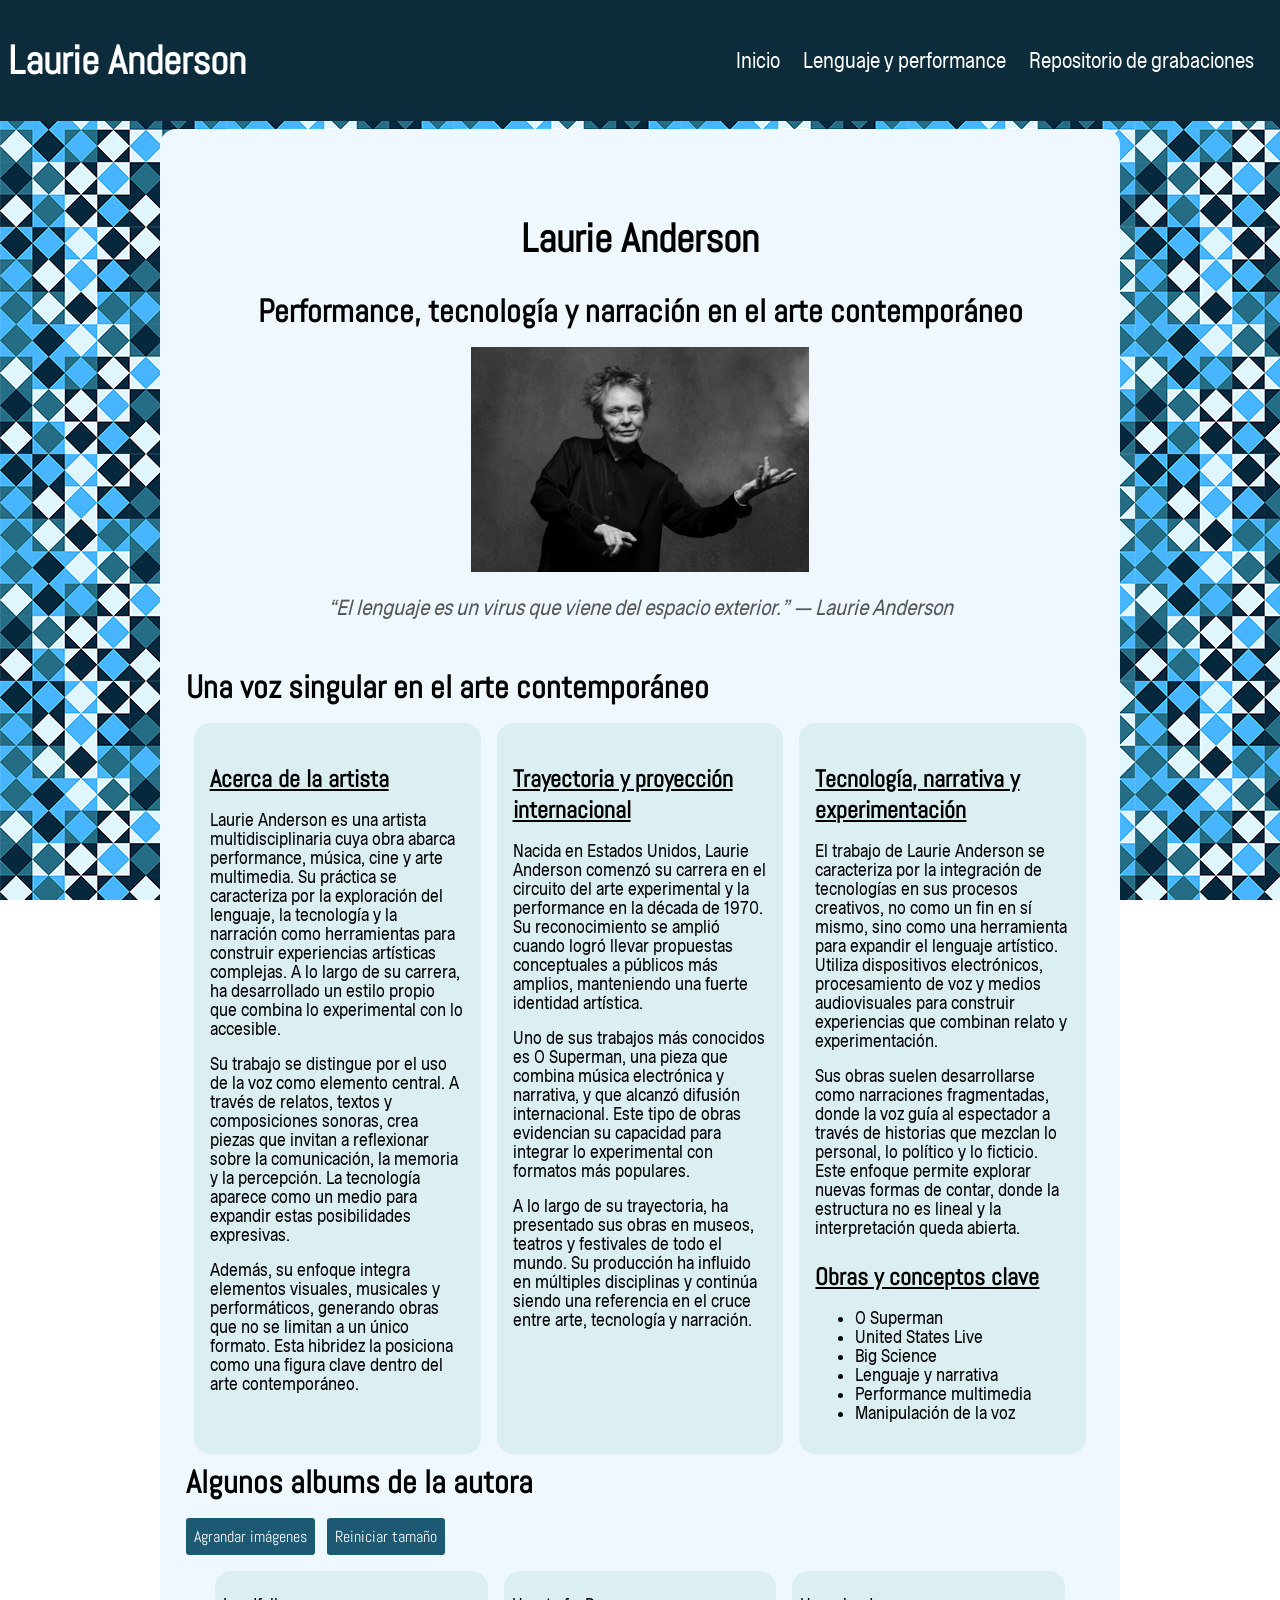
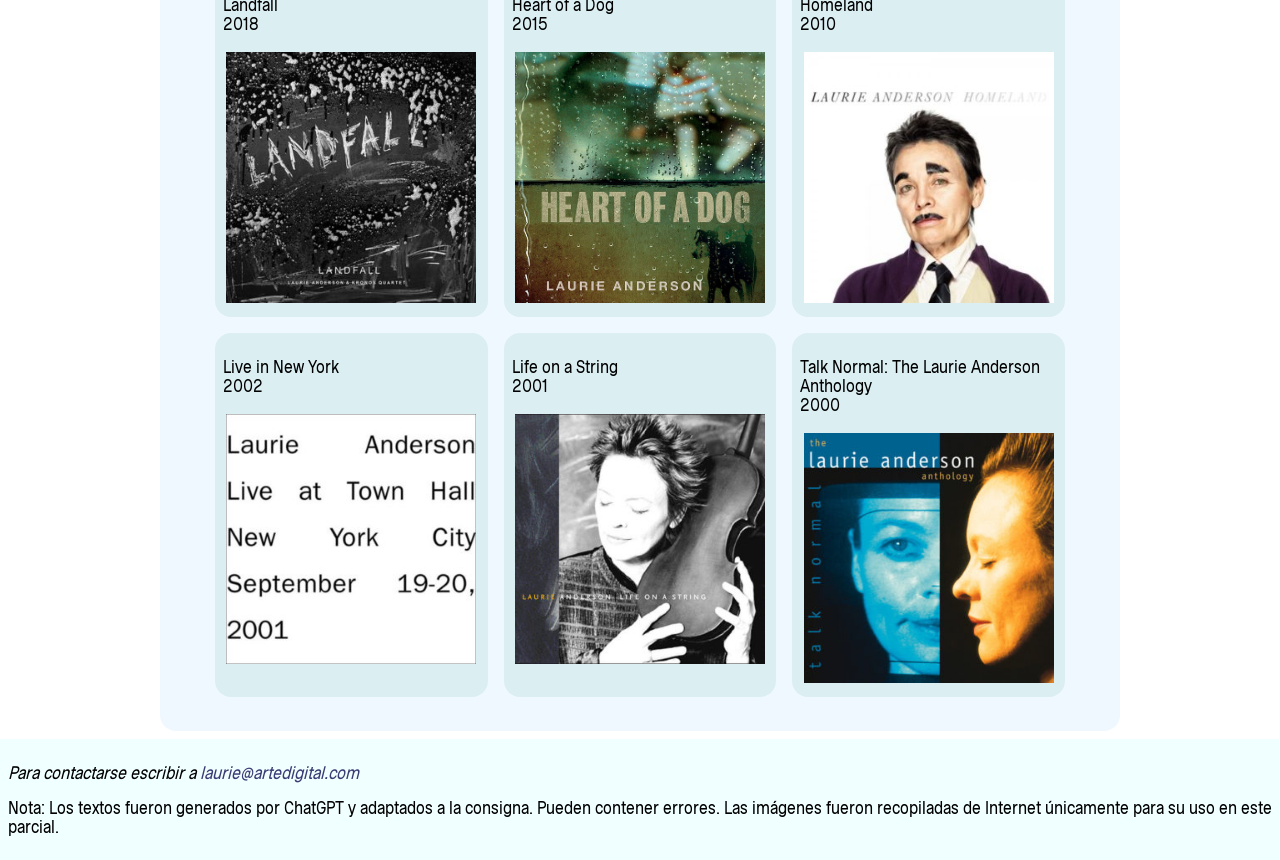
<file: index.html>
<!DOCTYPE html>
<html lang="es">
    <head>
        <meta charset="utf-8">
        <title>Laurie Anderson</title>
        <link href="css/estilos.css" rel="stylesheet">
        <link href="https://fonts.googleapis.com/css2?family=Abel&display=swap" rel="stylesheet">
        <link href="https://fonts.googleapis.com/css2?family=Cossette+Texte:wght@400;700&display=swap" rel="stylesheet">
    </head>
    <body>
        <div class="contenedor">
            <header>
                <h1>Laurie Anderson</h1>
                <nav>
                    <ul>
                        <li><a href="index.html">Inicio</a></li>
                        <li><a href="lenguaje.html">Lenguaje y performance</a></li>
                        <li><a href="repositorio.html">Repositorio de grabaciones</a></li>
                    </ul>
                </nav>
            </header>
            <main>
                <div id="encabezado">
                <h1>Laurie Anderson</h1>
                <h2>Performance, tecnología y narración en el arte contemporáneo</h2>
                <img src="img/anderson.jpg" alt="Laurie Anderson" width="40%">
                <blockquote>“El lenguaje es un virus que viene del espacio exterior.” — Laurie Anderson</blockquote>
                </div>
                <h2>Una voz singular en el arte contemporáneo</h2>
                <div class="columnasIguales">
                    <article class="columna">
                        <h3>Acerca de la artista</h3>
                        <p>Laurie Anderson es una artista multidisciplinaria cuya obra abarca performance, música, cine y arte multimedia. Su práctica se caracteriza por la exploración del lenguaje, la tecnología y la narración como herramientas para construir experiencias artísticas complejas. A lo largo de su carrera, ha desarrollado un estilo propio que combina lo experimental con lo accesible.</p>
                        <p>Su trabajo se distingue por el uso de la voz como elemento central. A través de relatos, textos y composiciones sonoras, crea piezas que invitan a reflexionar sobre la comunicación, la memoria y la percepción. La tecnología aparece como un medio para expandir estas posibilidades expresivas.</p>
                        <p>Además, su enfoque integra elementos visuales, musicales y performáticos, generando obras que no se limitan a un único formato. Esta hibridez la posiciona como una figura clave dentro del arte contemporáneo.</p>
                    </article>
                    <article class="columna">
                        <h3>Trayectoria y proyección internacional</h3>
                        <p>Nacida en Estados Unidos, Laurie Anderson comenzó su carrera en el circuito del arte experimental y la performance en la década de 1970. Su reconocimiento se amplió cuando logró llevar propuestas conceptuales a públicos más amplios, manteniendo una fuerte identidad artística.</p>
                        <p>Uno de sus trabajos más conocidos es O Superman, una pieza que combina música electrónica y narrativa, y que alcanzó difusión internacional. Este tipo de obras evidencian su capacidad para integrar lo experimental con formatos más populares.</p>
                        <p>A lo largo de su trayectoria, ha presentado sus obras en museos, teatros y festivales de todo el mundo. Su producción ha influido en múltiples disciplinas y continúa siendo una referencia en el cruce entre arte, tecnología y narración.</p>
                    </article>
                    <section class="columna">
                        <h3>Tecnología, narrativa y experimentación</h3>
                        <p>El trabajo de Laurie Anderson se caracteriza por la integración de tecnologías en sus procesos creativos, no como un fin en sí mismo, sino como una herramienta para expandir el lenguaje artístico. Utiliza dispositivos electrónicos, procesamiento de voz y medios audiovisuales para construir experiencias que combinan relato y experimentación.</p>
                        <p>Sus obras suelen desarrollarse como narraciones fragmentadas, donde la voz guía al espectador a través de historias que mezclan lo personal, lo político y lo ficticio. Este enfoque permite explorar nuevas formas de contar, donde la estructura no es lineal y la interpretación queda abierta.</p>
                    <aside>
                        <h3>Obras y conceptos clave</h3>
                            <ul>
                                <li>O Superman</li>
                                <li>United States Live</li>
                                <li>Big Science</li>
                                <li>Lenguaje y narrativa</li>
                                <li>Performance multimedia</li>
                                <li>Manipulación de la voz</li>
                            </ul>
                    </aside>
                    </section>
                </div>
                <section>
                    <h2>Algunos albums de la autora</h2>
                    <form action="" method="post">
                    <button type="button" id="agrandar">Agrandar imágenes</button>
                    <button type="button" id="achicar">Reiniciar tamaño</button>
                </form>            
                    <div id="galeria">
                        <!-- el contenido de este div se genera en javascript-->
                    </div>
                </section>
            </main>
            <footer>
                <address>
                    <p>Para contactarse escribir a <a href="mailto:laurie@artedigital.com">laurie@artedigital.com</a></p>
                </address>
                <p>Nota: Los textos fueron generados por ChatGPT y adaptados a la consigna. Pueden contener errores. Las imágenes fueron recopiladas de Internet únicamente para su uso en este parcial.</p>
            </footer>
        </div>
        <script src="js/galeria.js"></script>
    </body>
</html>
</file>
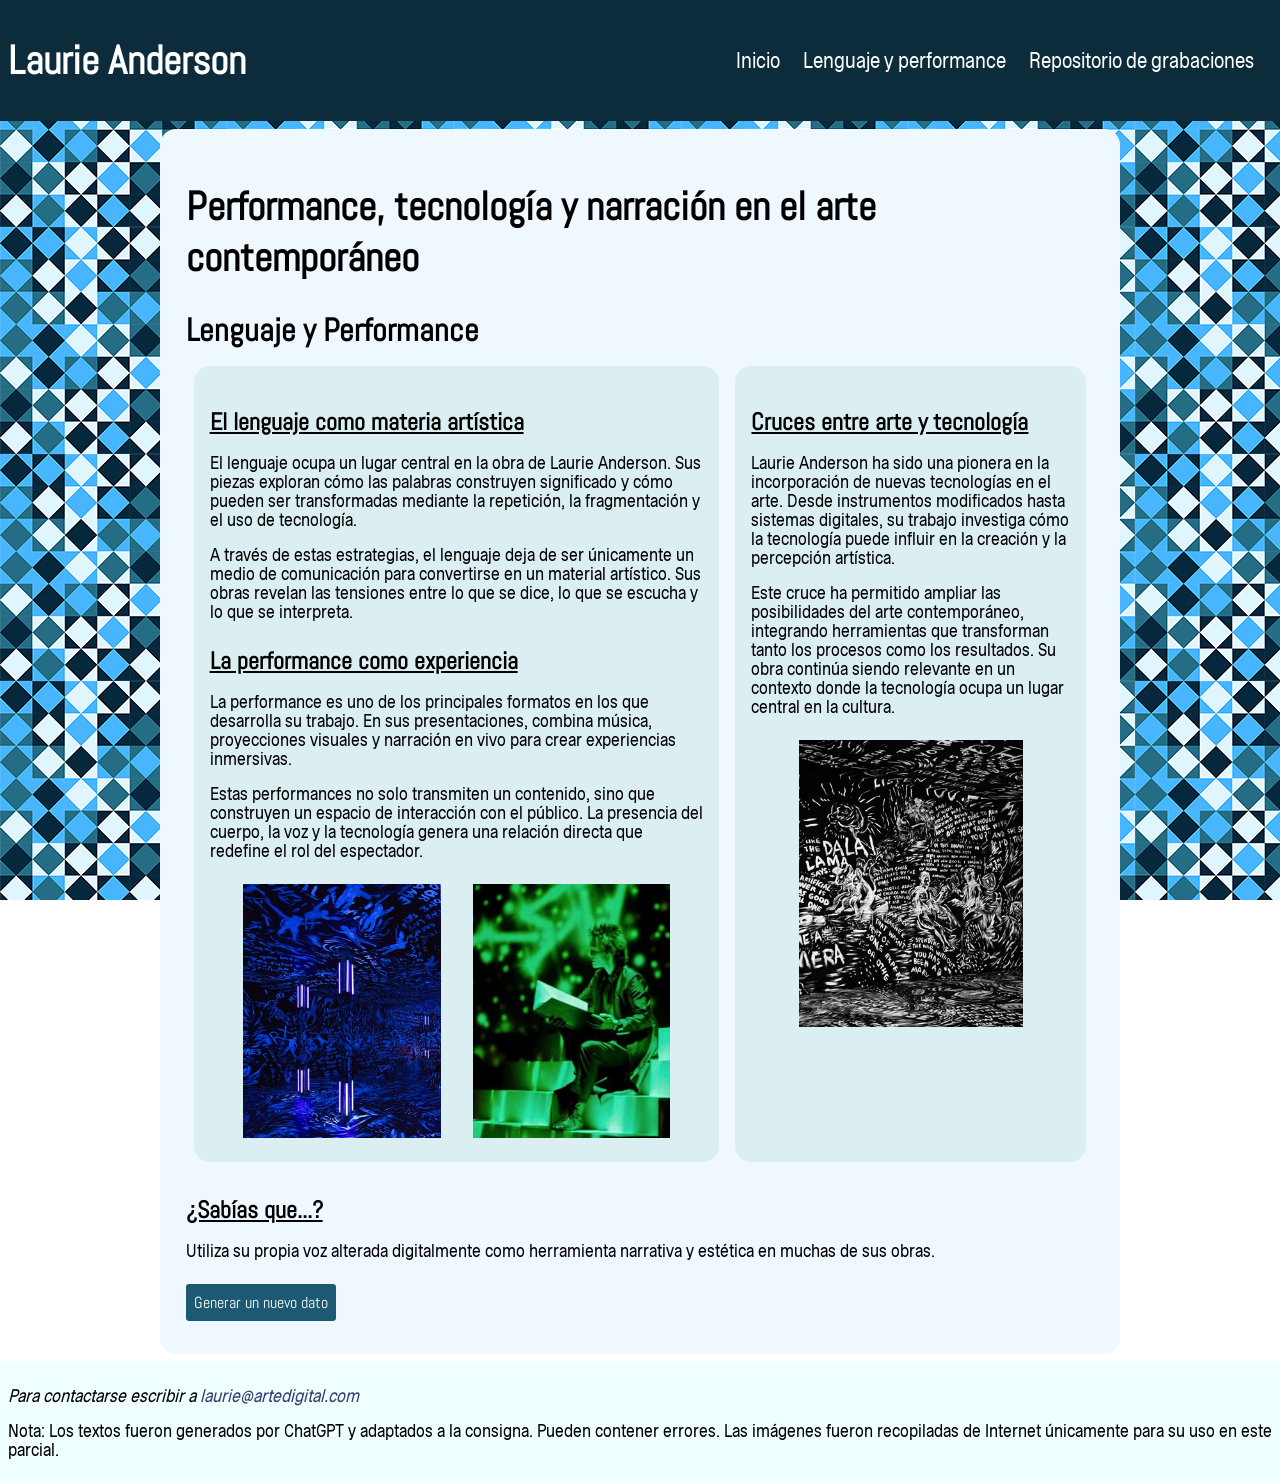
<file: lenguaje.html>
<!DOCTYPE html>
<html lang="es">
    <head>
        <meta charset="utf-8">
        <title>Anderson:Lenguaje y Performance</title>
        <link href="css/estilos.css" rel="stylesheet">
        <link href="https://fonts.googleapis.com/css2?family=Abel&display=swap" rel="stylesheet">
        <link href="https://fonts.googleapis.com/css2?family=Cossette+Texte:wght@400;700&display=swap" rel="stylesheet">
    </head>
    <body>
        <div class="contenedor">
            <header>
                <h1>Laurie Anderson</h1>
                <nav>
                    <ul>
                        <li><a href="index.html">Inicio</a></li>
                        <li><a href="lenguaje.html">Lenguaje y performance</a></li>
                        <li><a href="repositorio.html">Repositorio de grabaciones</a></li>
                    </ul>
                </nav>
            </header>
            <main>
                <h1>Performance, tecnología y narración en el arte contemporáneo</h1>
                <h2>Lenguaje y Performance</h2>
                <div class="columnasDistintas">
                    <div id="columnaUno">
                        <section>
                            <h3>El lenguaje como materia artística</h3>
                            <p>El lenguaje ocupa un lugar central en la obra de Laurie Anderson. Sus piezas exploran cómo las palabras construyen significado y cómo pueden ser transformadas mediante la repetición, la fragmentación y el uso de tecnología.</p>
                            <p>A través de estas estrategias, el lenguaje deja de ser únicamente un medio de comunicación para convertirse en un material artístico. Sus obras revelan las tensiones entre lo que se dice, lo que se escucha y lo que se interpreta.</p>
                        </section>
                        <section>
                            <h3>La performance como experiencia</h3>
                            <p>La performance es uno de los principales formatos en los que desarrolla su trabajo. En sus presentaciones, combina música, proyecciones visuales y narración en vivo para crear experiencias inmersivas.</p>
                            <p>Estas performances no solo transmiten un contenido, sino que construyen un espacio de interacción con el público. La presencia del cuerpo, la voz y la tecnología genera una relación directa que redefine el rol del espectador.</p>
                        </section>
                        <div id="centrar">
                        <img src="img/anderson-2.jpg" alt="instalación inmersiva de la autora" width="40%">
                        <img src="img/anderson-3.jpg" alt="Laurie Anderson en una performance" width="40%" >
                        </div>
                    </div>
                    <div id="columnaDos">
                        <article>
                            <h3>Cruces entre arte y tecnología</h3>
                            <p>Laurie Anderson ha sido una pionera en la incorporación de nuevas tecnologías en el arte. Desde instrumentos modificados hasta sistemas digitales, su trabajo investiga cómo la tecnología puede influir en la creación y la percepción artística.</p>
                            <p>Este cruce ha permitido ampliar las posibilidades del arte contemporáneo, integrando herramientas que transforman tanto los procesos como los resultados. Su obra continúa siendo relevante en un contexto donde la tecnología ocupa un lugar central en la cultura.</p>            
                        </article>
                        <img src="img/anderson-1.jpg" alt="instalación inmersiva de la autora" width="70%">
                    </div>
                </div>
                    <aside id="datosCuriosos">
                        <h3>¿Sabías que...?</h3>
                        <p id="dato">
                        <!--El contenido de este párrafo se completara en el js-->
                        </p>
                        <form>
                            <button type="button" id="nuevo">Generar un nuevo dato</button>
                        </form>
                    </aside>
            </main>
            <footer>
                <address>
                    <p>Para contactarse escribir a <a href="mailto:laurie@artedigital.com">laurie@artedigital.com</a></p>
                </address>
                <p>Nota: Los textos fueron generados por ChatGPT y adaptados a la consigna. Pueden contener errores. Las imágenes fueron recopiladas de Internet únicamente para su uso en este parcial.</p>
            </footer>
        </div>
        <script src="js/curiosidades.js"></script>
    </body>
</html>
</file>
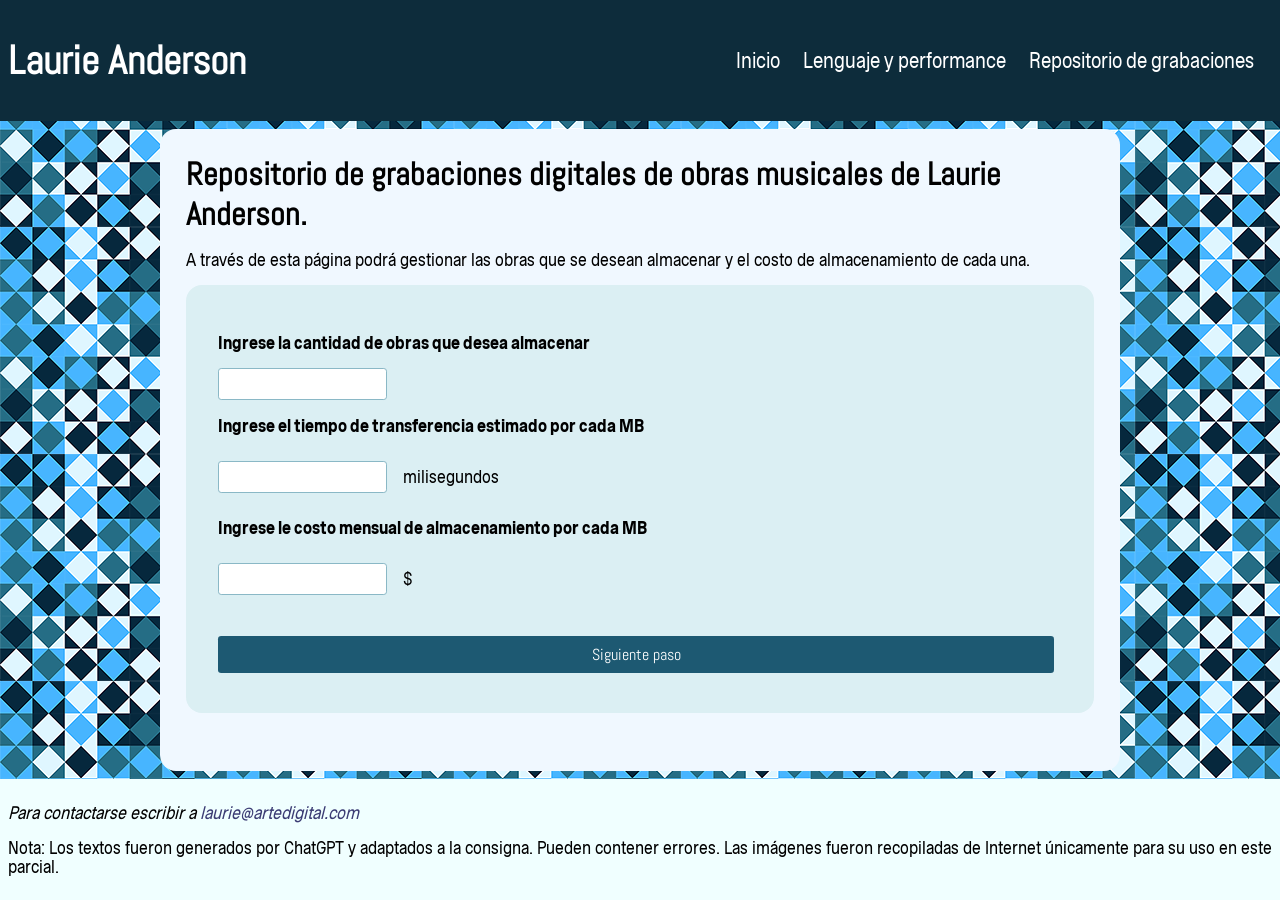
<file: repositorio.html>
<!DOCTYPE html>
<html lang="es">
    <head>
        <meta charset="utf-8">
        <title>Anderson: repositorio de grabaciones</title>
        <link href="css/estilos.css" rel="stylesheet">
        <link href="https://fonts.googleapis.com/css2?family=Abel&display=swap" rel="stylesheet">
        <link href="https://fonts.googleapis.com/css2?family=Cossette+Texte:wght@400;700&display=swap" rel="stylesheet">
    </head>
    <body>
        <div class="contenedor">
        <header>
            <h1>Laurie Anderson</h1>
            <nav>
                <ul>
                    <li><a href="index.html">Inicio</a></li>
                    <li><a href="lenguaje.html">Lenguaje y performance</a></li>
                    <li><a href="repositorio.html">Repositorio de grabaciones</a></li>
                </ul>
            </nav>
        </header>
        <main>
            <h2>Repositorio de grabaciones digitales de obras musicales de Laurie Anderson.</h2>
            <p> A través de esta página podrá gestionar las obras que se desean almacenar y el costo de almacenamiento de cada una.</p>
            <form action="" method="post" id="formUno">
                <label for="cantidadObras">Ingrese la cantidad de obras que desea almacenar</label>
                <input type="number" name="cantidadObras" id="cantidadObras">
                <label for="transferencia">Ingrese el tiempo de transferencia estimado por cada MB</label>
                <input type="number" name="transferencia" id="transferencia">
                <p>milisegundos</p>
                <label for="costoMensual">Ingrese le costo mensual de almacenamiento por cada MB</label>
                <input type="number" name="costoMensual" id="costoMensual">
                <p>$</p>
                <button type="submit" name="siguiente" id="siguiente">Siguiente paso</button>
            </form>
            <p id="pasoDos">
                <!--el contenido de este parrafo se agrega en javascript-->
            </p>
            <form action="" method="post" id="formDos">
                <!--el contenido de este form se agrega en javascript-->
            </form>
            <div id="resultados">
                <!--el contenido de este div se agrega en javascript-->
            </div>
            <form action="" method="post" id="reiniciar">
                <!--el contenido de este form se agrega en javascript,
                no se crea el boton de reiniciar desde un principio para que este no aparezca hasta el momento adecuado-->
            </form>
        </main>
        <footer>
            <address>
                <p>Para contactarse escribir a <a href="mailto:laurie@artedigital.com">laurie@artedigital.com</a></p>
            </address>
            <p>Nota: Los textos fueron generados por ChatGPT y adaptados a la consigna. Pueden contener errores. Las imágenes fueron recopiladas de Internet únicamente para su uso en este parcial.</p>
        </footer>
        </div>
        <script src="js/repositorio.js"></script>
    </body>
</html>
</file>
<file: css/estilos.css>
/*------------------
Aspectos generales
-------------------*/

* {
    box-sizing: border-box;
}
body {
    margin: 0;
    padding: 0;

    background-image: url("../img/fondo.png");
    background-repeat: repeat;
    background-attachment: fixed;

    font-family: "Cossette Texte", sans-serif;
    font-size: 1rem;

}
.contenedor {
    width: 100%;
    max-width: 1920px;
}


h1, h2, h3 {
    font-family: "Abel", sans-serif;
}

h1 {
    font-size: 2.5rem;
}

h2 {
    font-size: 2rem;
    margin-bottom: 0.5rem;
    margin-top: 0;
}

h3 {
    font-size: 1.5rem;
    text-decoration: underline solid;
    margin-bottom: 1rem;
}

img {
    margin: 0.5rem;
}

/*----------------------
header
------------------------*/

header {
    width: 100%;
    max-width: 1920px;
    padding: 0.5rem;

    display:flex;
    justify-content: space-between;
    align-items: center;

    background:#0d2c3b;
    color:white;
}

#izq {
    margin: 0;
}

nav ul{
    margin: 0.5rem;
    padding: 0;
    list-style: none;
}

nav li {
    display: inline-block;
}

nav a:link{
    padding: 0.5em;
    text-align: center;
    font-size: 1.2rem;
    line-height: 2.2rem;

    text-decoration: none;
    color:white;
}

nav a:visited {
    padding: 0.5em;
    text-align: center;
    font-size: 1.2rem;
    line-height: 2.2rem;

    text-decoration: none;
    color:rgb(193, 199, 211); 
}

nav a:hover {
    padding: 0.5em;
    text-align: center;
    font-size: 1.2rem;
    line-height: 2.2rem;

    text-decoration: none;
    color:white;
    font-style: italic;
}

nav a:active {
    padding: 0.5em;
    text-align: center;  
    font-size: 1.2rem;
    line-height: 2.2rem;

    text-decoration: none;
    font-weight: bold;
    color:white;
}

/*----------------------
Main
-----------------------*/

main {
width: 75%;
margin: 0.5rem auto;
padding: 2%;


background-color: aliceblue;
border-radius: 1rem;
}

#encabezado {
    display: flex;
    flex-direction: column;
    justify-content: center;
    align-items: center;
    text-align: center;
    padding: 2rem;
}

blockquote {
    margin: 1rem;

    font-style: italic;
    font-size: 1.2rem;
    color: #555
}

button {
    margin: 0.5rem;
    margin-left: 0;
    padding: 0.5rem;
    border: none;

    border-radius: 0.2rem;
    background:#1d5972;
    color:white;

    font-family:"Abel", sans-serif;
    font-size: 1rem;
}

button:hover{
    background:#2b7896;
}


/*----------------------
columnas
-----------------------*/

.columnasIguales {
    display:flex;
    justify-content: center;
}

.columna {
    margin: 0.5rem;
    padding: 1rem;
    width: 33%;

    background-color: #dbeff3;
    border-radius: 1rem;
}

.columnasDistintas {
    display:flex;
    justify-content: center;
}

#columnaUno {
    width: 60%;
    margin: 0.5rem;
    padding: 1rem;

    background-color: #dbeff3;
    border-radius: 1rem;
}

#columnaDos {
    width: 40%;
    margin: 0.5rem;
    padding: 1rem;
    display: flex;
    flex-direction: column;
    align-items: center;

    background-color: #dbeff3;
    border-radius: 1rem;    
}

#centrar {
    display: flex;
    justify-content: center;
    gap: 1rem;
}

/*----------------------
galeria de fotos
--------------------- */
#galeria {
    display: flex;
    flex-wrap: wrap;
    justify-content: center;
    width:100%;
    margin: auto;
}
.tarjeta {
    width: 30%;
    margin: 0.5rem;
    padding: 0.5rem;
	text-align: center;

    background-color: #dbeff3;
    border-radius: 1rem;
}
.tarjeta img {
    width: 100%;
    margin: auto;
    padding: 0.2rem;
}
.tarjeta p {
    font-size: 1rem;
    text-align: left;
}

/*-----------
footer
------------*/

footer {
    width: 100%;
    max-width: 1920px;
    background-color: azure;
    padding: 0.5rem;
}

footer a {
    color:rgb(59, 60, 116);
    text-decoration: none;
}

/*-----------------
REPOSITORIO FORMS
-----------------*/

/*---------------
Formulario Uno
----------------*/

#formUno{
    display:flex;
    flex-wrap:wrap;
    align-items:center;
    text-align: center;

    background:#dbeff3;
    padding:2rem;
    border-radius:1rem;
}

#formUno label {
    width: 100%;
    text-align: left;
    font-weight: bold;
    margin-top: 1rem;
    margin-bottom: 1rem;
}

#formUno p {
    margin-left: 1rem;
}

#formUno input {
    margin: 0;
    width: 20%;
    height: 2rem;
    padding: 0.5rem;
    border: 0.1rem solid #8ab8c6;
    border-radius: 0.2rem;
}

#formUno button, #formDos button, #reiniciar button {
    width: 100%;
    margin-top: 2rem;
}

/*------------------
Form Dos
-------------------*/

#pasoDos {
    font-size:1.2rem;
    margin:2rem 0 1rem;
    font-weight:bold;
}

#formDos {
    display:flex;
    flex-wrap:wrap;
    justify-content: center;
}

fieldset {
    display:flex;
    flex-wrap: wrap;

    width: 30%;
    gap: 0.5rem;
    padding:1.2rem;

    border:none;
    border-radius:1rem;
    background:#dbeff3;
}

legend {
    font-family:"Abel", sans-serif;
    font-size:1.3rem;
    font-weight:bolder;
    color:#0d3d4f;
}

fieldset label {
    margin-top: 1rem;
    margin-bottom: 1rem;
    width: 100%;
    font-weight: bold;
}

fieldset input{
    padding: 0.5rem;
    width: 60%;
    height: 2rem;
    border: 0.1rem solid #8ab8c6;
    border-radius:0.2rem;
}

fieldset p {
    margin-top: 0.2rem;
    margin-left: 1rem;
}

#calcular {
    align-self: baseline;
    margin-top:1rem;
}

/*---------------------
Campos deshabilitados
----------------------*/

input:disabled {
    background:#d8d9df;
    border: none;
}

button:disabled {
    background:#999;
}

/*-----------------
Resultados
-------------------*/

#resultados p{
    margin-top:2rem;
    padding:2rem;

    background:#8ab8c6;

    border-radius:1rem;
    line-height:1.8;
}
</file>
